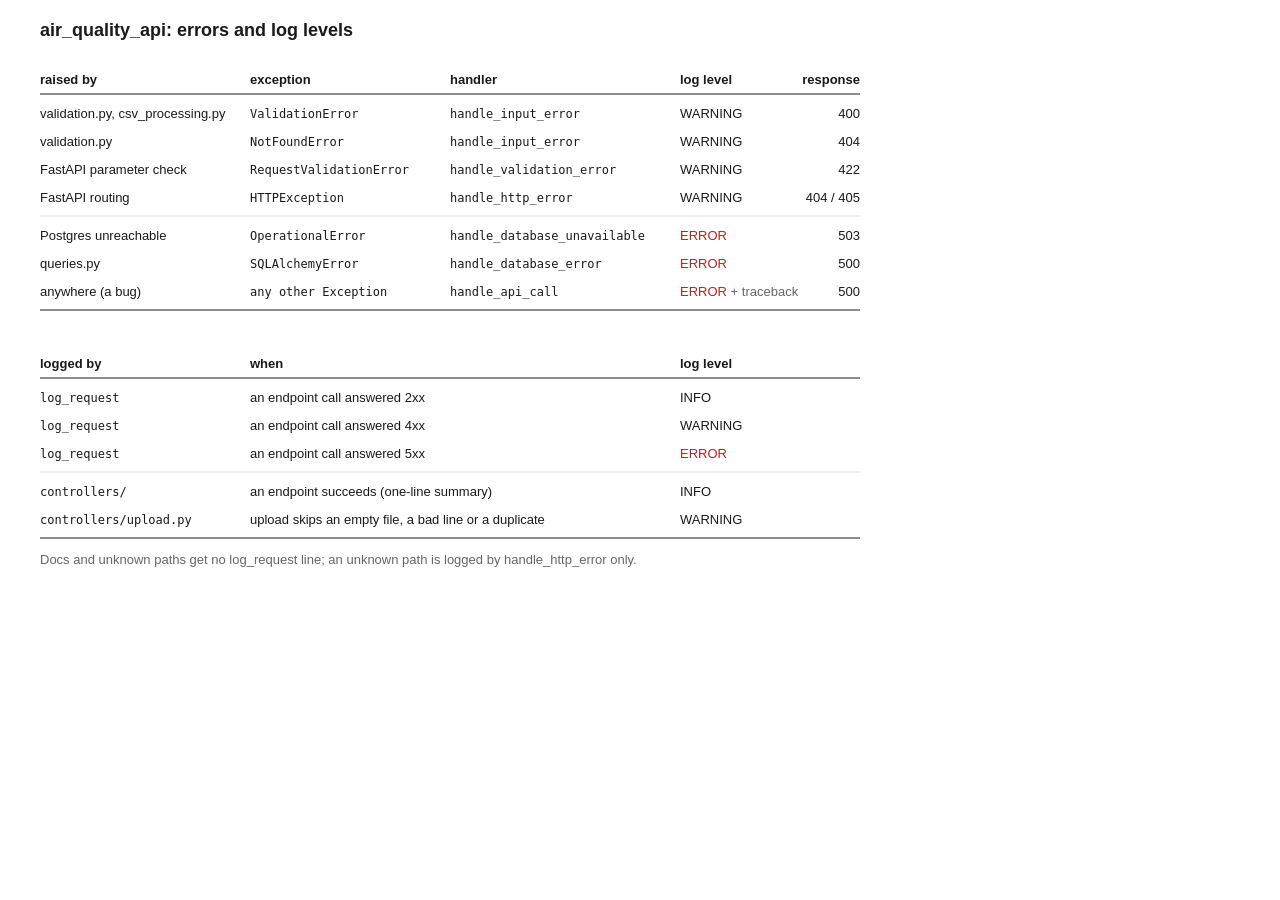
<file: rolling_exercise/viz/error_logging.html>
<!doctype html>
<html lang="en">
<head>
<meta charset="utf-8">
<title>Errors and log levels</title>
<style>
  html, body { margin: 0; background: #fff; }
  svg { display: block; }
  text { font-family: Helvetica, Arial, sans-serif; font-size: 13px; fill: #1a1a1a; }
  .code { font-family: Menlo, Consolas, monospace; font-size: 12px; }
  .head { font-weight: bold; }
  .note { fill: #666; }
  .err { fill: #b3261e; }
  .rule { stroke: #1a1a1a; stroke-width: 1; }
  .sep { stroke: #ddd; stroke-width: 1; }
</style>
</head>
<body>
<svg width="900" height="590" viewBox="0 0 900 590" xmlns="http://www.w3.org/2000/svg">
  <text x="40" y="36" style="font-size:18px;font-weight:bold">air_quality_api: errors and log levels</text>

  <!-- errors -->
  <text x="40" y="84" class="head">raised by</text>
  <text x="250" y="84" class="head">exception</text>
  <text x="450" y="84" class="head">handler</text>
  <text x="680" y="84" class="head">log level</text>
  <text x="860" y="84" class="head" text-anchor="end">response</text>
  <line class="rule" x1="40" y1="94" x2="860" y2="94"/>

  <text x="40" y="118">validation.py, csv_processing.py</text>
  <text x="250" y="118" class="code">ValidationError</text>
  <text x="450" y="118" class="code">handle_input_error</text>
  <text x="680" y="118">WARNING</text>
  <text x="860" y="118" text-anchor="end">400</text>

  <text x="40" y="146">validation.py</text>
  <text x="250" y="146" class="code">NotFoundError</text>
  <text x="450" y="146" class="code">handle_input_error</text>
  <text x="680" y="146">WARNING</text>
  <text x="860" y="146" text-anchor="end">404</text>

  <text x="40" y="174">FastAPI parameter check</text>
  <text x="250" y="174" class="code">RequestValidationError</text>
  <text x="450" y="174" class="code">handle_validation_error</text>
  <text x="680" y="174">WARNING</text>
  <text x="860" y="174" text-anchor="end">422</text>

  <text x="40" y="202">FastAPI routing</text>
  <text x="250" y="202" class="code">HTTPException</text>
  <text x="450" y="202" class="code">handle_http_error</text>
  <text x="680" y="202">WARNING</text>
  <text x="860" y="202" text-anchor="end">404 / 405</text>

  <line class="sep" x1="40" y1="216" x2="860" y2="216"/>

  <text x="40" y="240">Postgres unreachable</text>
  <text x="250" y="240" class="code">OperationalError</text>
  <text x="450" y="240" class="code">handle_database_unavailable</text>
  <text x="680" y="240" class="err">ERROR</text>
  <text x="860" y="240" text-anchor="end">503</text>

  <text x="40" y="268">queries.py</text>
  <text x="250" y="268" class="code">SQLAlchemyError</text>
  <text x="450" y="268" class="code">handle_database_error</text>
  <text x="680" y="268" class="err">ERROR</text>
  <text x="860" y="268" text-anchor="end">500</text>

  <text x="40" y="296">anywhere (a bug)</text>
  <text x="250" y="296" class="code">any other Exception</text>
  <text x="450" y="296" class="code">handle_api_call</text>
  <text x="680" y="296" class="err">ERROR <tspan class="note">+ traceback</tspan></text>
  <text x="860" y="296" text-anchor="end">500</text>

  <line class="rule" x1="40" y1="310" x2="860" y2="310"/>

  <!-- the other log lines -->
  <text x="40" y="368" class="head">logged by</text>
  <text x="250" y="368" class="head">when</text>
  <text x="680" y="368" class="head">log level</text>
  <line class="rule" x1="40" y1="378" x2="860" y2="378"/>

  <text x="40" y="402" class="code">log_request</text>
  <text x="250" y="402">an endpoint call answered 2xx</text>
  <text x="680" y="402">INFO</text>

  <text x="40" y="430" class="code">log_request</text>
  <text x="250" y="430">an endpoint call answered 4xx</text>
  <text x="680" y="430">WARNING</text>

  <text x="40" y="458" class="code">log_request</text>
  <text x="250" y="458">an endpoint call answered 5xx</text>
  <text x="680" y="458" class="err">ERROR</text>

  <line class="sep" x1="40" y1="472" x2="860" y2="472"/>

  <text x="40" y="496" class="code">controllers/</text>
  <text x="250" y="496">an endpoint succeeds (one-line summary)</text>
  <text x="680" y="496">INFO</text>

  <text x="40" y="524" class="code">controllers/upload.py</text>
  <text x="250" y="524">upload skips an empty file, a bad line or a duplicate</text>
  <text x="680" y="524">WARNING</text>

  <line class="rule" x1="40" y1="538" x2="860" y2="538"/>
  <text x="40" y="564" class="note">Docs and unknown paths get no log_request line; an unknown path is logged by handle_http_error only.</text>
</svg>
</body>
</html>
</file>
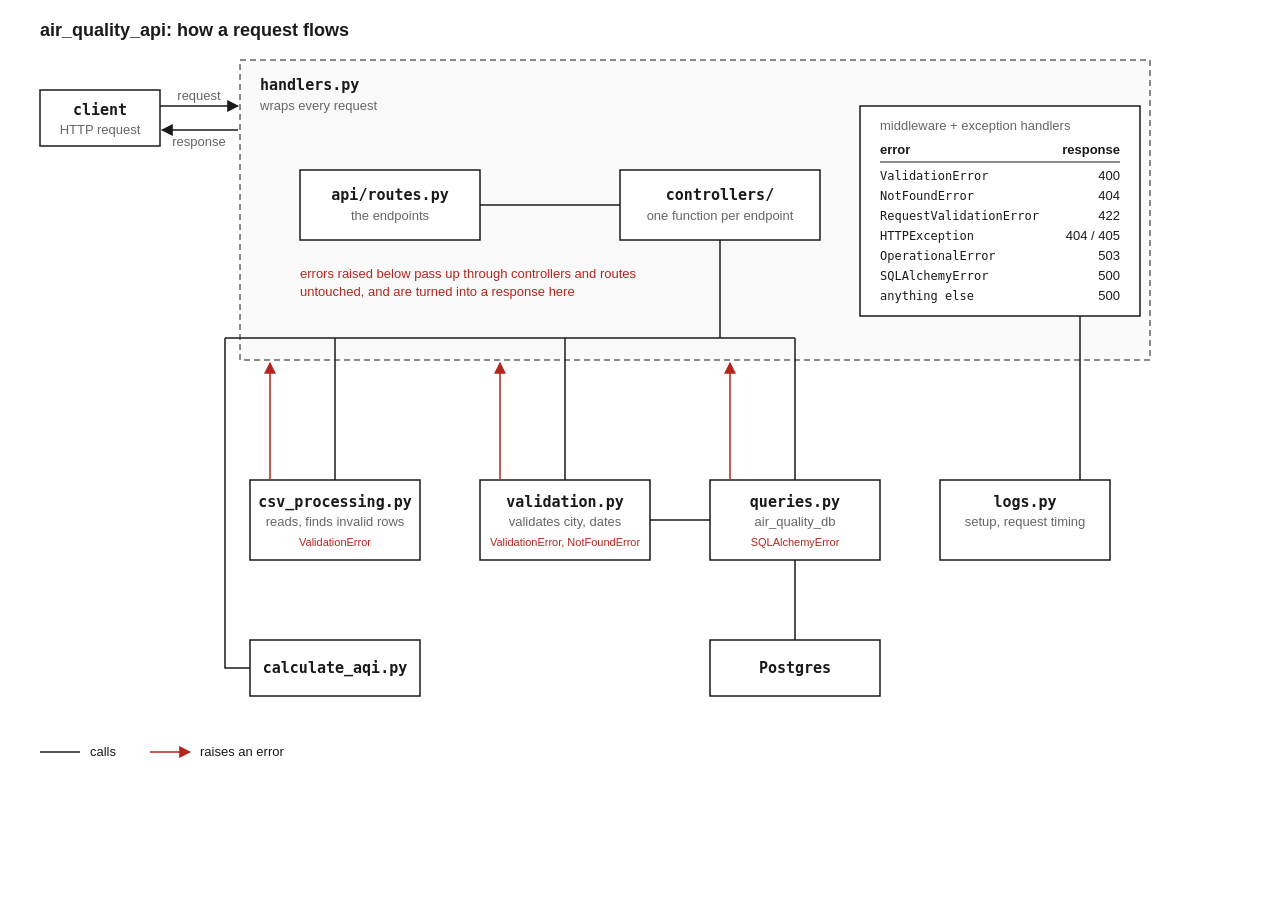
<file: rolling_exercise/viz/request_flow.html>
<!doctype html>
<html lang="en">
<head>
<meta charset="utf-8">
<title>Request flow</title>
<style>
  html, body { margin: 0; background: #fff; }
  svg { display: block; }
  text { font-family: Helvetica, Arial, sans-serif; font-size: 13px; fill: #1a1a1a; }
  .file { font-family: Menlo, Consolas, monospace; font-size: 15px; font-weight: bold; }
  .note { fill: #666; }
  .err { fill: #b3261e; }
  .box { fill: #fff; stroke: #1a1a1a; stroke-width: 1.5; }
  .frame { fill: #fafafa; stroke: #1a1a1a; stroke-width: 1; stroke-dasharray: 6 4; }
  .call { fill: none; stroke: #1a1a1a; stroke-width: 1.5; }
  .raise { fill: none; stroke: #b3261e; stroke-width: 1.5; }
</style>
</head>
<body>
<svg width="1180" height="790" viewBox="0 0 1180 790" xmlns="http://www.w3.org/2000/svg">
  <defs>
    <marker id="a" viewBox="0 0 10 10" refX="9" refY="5" markerWidth="8" markerHeight="8" orient="auto-start-reverse">
      <path d="M0,0 L10,5 L0,10 z" fill="#1a1a1a"/>
    </marker>
    <marker id="r" viewBox="0 0 10 10" refX="9" refY="5" markerWidth="8" markerHeight="8" orient="auto-start-reverse">
      <path d="M0,0 L10,5 L0,10 z" fill="#b3261e"/>
    </marker>
  </defs>

  <text x="40" y="36" style="font-size:18px;font-weight:bold">air_quality_api: how a request flows</text>

  <!-- client -->
  <rect class="box" x="40" y="90" width="120" height="56"/>
  <text class="file" x="100" y="115" text-anchor="middle">client</text>
  <text class="note" x="100" y="134" text-anchor="middle">HTTP request</text>
  <line class="call" x1="160" y1="106" x2="238" y2="106" marker-end="url(#a)"/>
  <line class="call" x1="238" y1="130" x2="162" y2="130" marker-end="url(#a)"/>
  <text class="note" x="199" y="100" text-anchor="middle">request</text>
  <text class="note" x="199" y="146" text-anchor="middle">response</text>

  <!-- handlers frame -->
  <rect class="frame" x="240" y="60" width="910" height="300"/>
  <text class="file" x="260" y="90">handlers.py</text>
  <text class="note" x="260" y="110">wraps every request</text>

  <rect class="box" x="300" y="170" width="180" height="70"/>
  <text class="file" x="390" y="200" text-anchor="middle">api/routes.py</text>
  <text class="note" x="390" y="220" text-anchor="middle">the endpoints</text>

  <line class="call" x1="480" y1="205" x2="620" y2="205"/>

  <rect class="box" x="620" y="170" width="200" height="70"/>
  <text class="file" x="720" y="200" text-anchor="middle">controllers/</text>
  <text class="note" x="720" y="220" text-anchor="middle">one function per endpoint</text>

  <text class="err" x="300" y="278">errors raised below pass up through controllers and routes</text>
  <text class="err" x="300" y="296">untouched, and are turned into a response here</text>

  <!-- the handler functions, with the error to status table -->
  <rect class="box" x="860" y="106" width="280" height="210"/>
  <text x="880" y="130" class="note">middleware + exception handlers</text>
  <text x="880" y="154" style="font-weight:bold">error</text>
  <text x="1120" y="154" text-anchor="end" style="font-weight:bold">response</text>
  <line x1="880" y1="162" x2="1120" y2="162" stroke="#1a1a1a" stroke-width="1"/>
  <g font-family="Menlo, Consolas, monospace">
    <text x="880" y="180" style="font-family:inherit;font-size:12px">ValidationError</text>        <text x="1120" y="180" text-anchor="end">400</text>
    <text x="880" y="200" style="font-family:inherit;font-size:12px">NotFoundError</text>          <text x="1120" y="200" text-anchor="end">404</text>
    <text x="880" y="220" style="font-family:inherit;font-size:12px">RequestValidationError</text> <text x="1120" y="220" text-anchor="end">422</text>
    <text x="880" y="240" style="font-family:inherit;font-size:12px">HTTPException</text>          <text x="1120" y="240" text-anchor="end">404 / 405</text>
    <text x="880" y="260" style="font-family:inherit;font-size:12px">OperationalError</text>       <text x="1120" y="260" text-anchor="end">503</text>
    <text x="880" y="280" style="font-family:inherit;font-size:12px">SQLAlchemyError</text>        <text x="1120" y="280" text-anchor="end">500</text>
    <text x="880" y="300" style="font-family:inherit;font-size:12px">anything else</text>          <text x="1120" y="300" text-anchor="end">500</text>
  </g>

  <!-- controllers call the helpers; logs.py is only used by handlers.py -->
  <path class="call" d="M720,240 V338"/>
  <path class="call" d="M225,338 H795"/>
  <path class="call" d="M225,338 V668 H250"/>
  <path class="call" d="M335,338 V480"/>
  <path class="call" d="M565,338 V480"/>
  <path class="call" d="M795,338 V480"/>
  <!-- handlers also log -->
  <path class="call" d="M1080,316 V480"/>

  <!-- helpers -->
  <rect class="box" x="250" y="480" width="170" height="80"/>
  <text class="file" x="335" y="507" text-anchor="middle">csv_processing.py</text>
  <text class="note" x="335" y="526" text-anchor="middle">reads, finds invalid rows</text>
  <text class="err" x="335" y="546" text-anchor="middle" style="font-size:11px">ValidationError</text>

  <rect class="box" x="480" y="480" width="170" height="80"/>
  <text class="file" x="565" y="507" text-anchor="middle">validation.py</text>
  <text class="note" x="565" y="526" text-anchor="middle">validates city, dates</text>
  <text class="err" x="565" y="546" text-anchor="middle" style="font-size:11px">ValidationError, NotFoundError</text>

  <rect class="box" x="710" y="480" width="170" height="80"/>
  <text class="file" x="795" y="507" text-anchor="middle">queries.py</text>
  <text class="note" x="795" y="526" text-anchor="middle">air_quality_db</text>
  <text class="err" x="795" y="546" text-anchor="middle" style="font-size:11px">SQLAlchemyError</text>

  <rect class="box" x="940" y="480" width="170" height="80"/>
  <text class="file" x="1025" y="507" text-anchor="middle">logs.py</text>
  <text class="note" x="1025" y="526" text-anchor="middle">setup, request timing</text>

  <!-- raises go up to the handlers -->
  <path class="raise" d="M270,480 V363" marker-end="url(#r)"/>
  <path class="raise" d="M500,480 V363" marker-end="url(#r)"/>
  <path class="raise" d="M730,480 V363" marker-end="url(#r)"/>

  <!-- validation checks the DB too -->
  <line class="call" x1="650" y1="520" x2="710" y2="520"/>

  <!-- below the helpers -->
  <rect class="box" x="250" y="640" width="170" height="56"/>
  <text class="file" x="335" y="673" text-anchor="middle">calculate_aqi.py</text>

  <line class="call" x1="795" y1="560" x2="795" y2="640"/>
  <rect class="box" x="710" y="640" width="170" height="56"/>
  <text class="file" x="795" y="673" text-anchor="middle">Postgres</text>

  <!-- legend -->
  <line class="call" x1="40" y1="752" x2="80" y2="752"/>
  <text x="90" y="756">calls</text>
  <line class="raise" x1="150" y1="752" x2="190" y2="752" marker-end="url(#r)"/>
  <text x="200" y="756">raises an error</text>
</svg>
</body>
</html>
</file>
